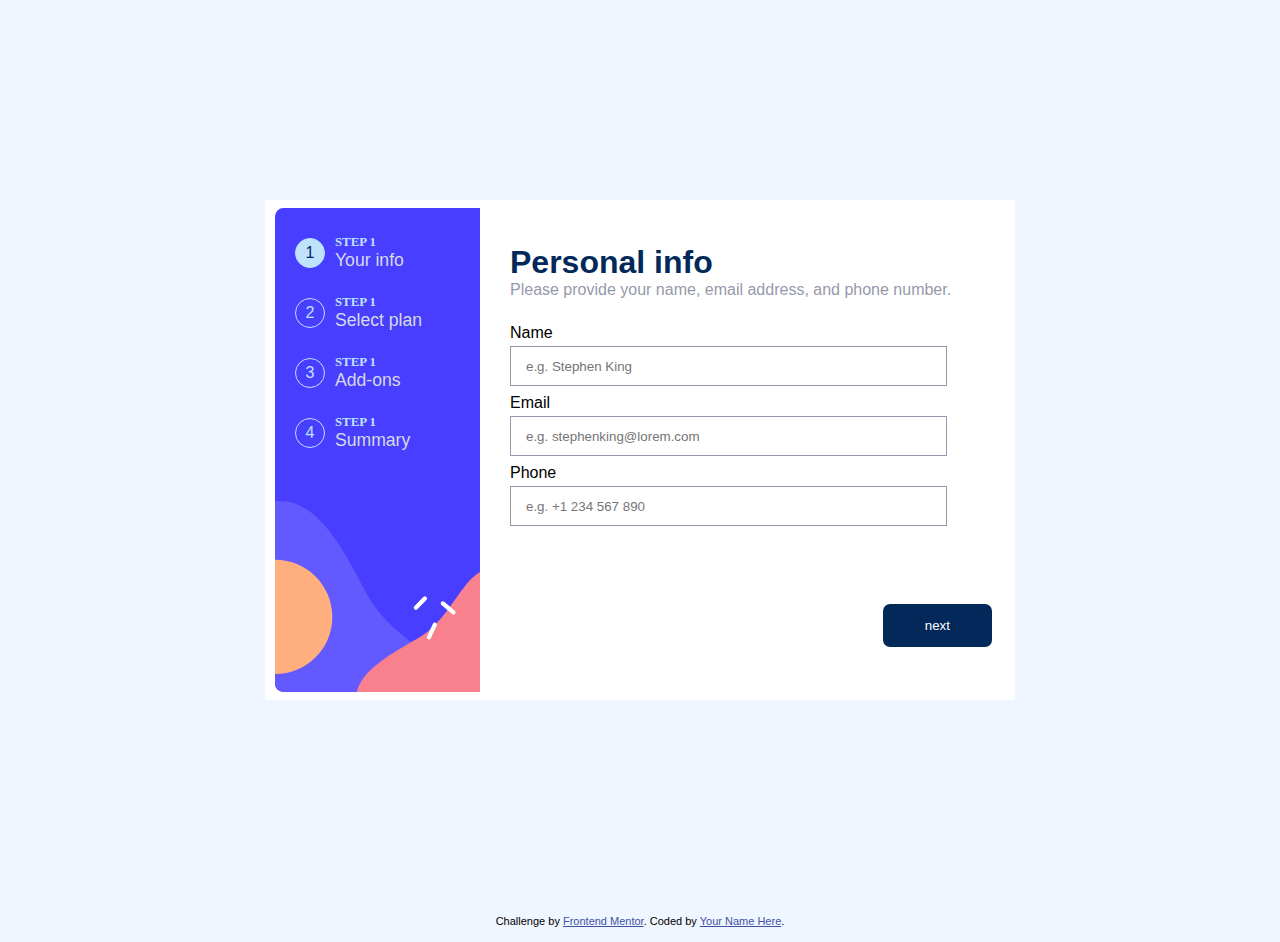
<file: index.html>
<!DOCTYPE html>
<html lang="en">
<head>
  <meta charset="UTF-8">
  <meta name="viewport" content="width=device-width, initial-scale=1.0"> <!-- displays site properly based on user's device -->
  <link rel="icon" type="image/png" sizes="32x32" href="./assets/images/favicon-32x32.png">
  <title>Frontend Mentor | Multi-step form</title>
  <link rel="stylesheet" href="./styles.css">
  <!-- Feel free to remove these styles or customise in your own stylesheet 👍 -->
  <style>
    .attribution { font-size: 11px; text-align: center; }
    .attribution a { color: hsl(228, 45%, 44%); }
  </style>
<body>
  <div class="container">
    <div class="content-all">
      <!-- indicators -->
      <div class="indicator-container">
        <div class="background-image">
          <div class="indicator-box">
            <div class="indicator">
              <div class="indicator_number indi-1 active-indicator">1</div>
              <div class="step_names">
                <div class="step_number">STEP 1</div>
                <div class="step_name">Your info</div>
              </div>
            </div>
            <div class="indicator">
              <div class="indicator_number indi-2">2</div>
              <div class="step_names">
                <div class="step_number">STEP 1</div>
                <div class="step_name">Select plan</div>
              </div>
            </div>
            <div class="indicator">
              <div class="indicator_number indi-3">3</div>
              <div class="step_names">
                <div class="step_number">STEP 1</div>
                <div class="step_name">Add-ons</div>
              </div>
            </div>
            <div class="indicator">
              <div class="indicator_number indi-4">4</div>
              <div class="step_names">
                <div class="step_number">STEP 1</div>
                <div class="step_name">Summary</div>
              </div>
            </div>
          </div>
        </div>
      </div>
      <!-- end indicators -->
      <div class="content-box">
        <!-- forms -->
        <!-- step 1 start -->
        <form action="./action.php" class="form_all_1" id="myform_1" onsubmit="return false">
          <div class="form_name">
            <div class="wrap_form_name">
               <h1>Personal info</h1>
              <p class="input-d">Please provide your name, email address, and phone number.</p></div>
          </div>
          <div class="form_inputs">
            <div class="wrap_inputs">
              <div class="input1">
                <div class="name_error_container">
                  <div class="name_input">Name</div>
                  <div class="error1"></div>
                </div>
                <input type="text" class="input_all_1 input_Fst" id="name" placeholder="e.g. Stephen King">
              </div>
              <div class="input1">
                <div class="name_error_container">
                  <div class="name_input">Email</div>
                  <div class="error2"></div>
                </div>
                <input type="text" class="input_all_2 input_Fst" id="email" placeholder="e.g. stephenking@lorem.com">
              </div>
              <div class="input1">
              <div class="name_error_container">
                <div class="name_input">Phone</div>
                <div class="error3"></div>
              </div>
                <input type="text" class="input_all_3 input_Fst" id="phone" placeholder="e.g. +1 234 567 890">
              </div>
            </div>
          </div>
          <div class="buttons_1">
            <button type="submit" class="btn1">next</button>
          </div>
        </form>
        <!-- step 1 end -->

        <!-- step 2 -->
        <form action="./action.php" class="form_all_2" onsubmit="return false">
          <div class="form_name">
            <div class="wrap_form_name">
              <h1>Select your plan</h1>
              <p class="input-d">You have the option of monthly or yearly billing.</p>
            </div>
          </div>
          <div class="form_inputs">
            <div class="form_L2_inputs">
              <div class="L2_all_box">
               <div class="L2_radio_box1">
                  <input type="radio" id="check-1" name="check_box" class="radio_check" checked>
                  <label for="check-1">
                    <div class="select_Step_2 step2_selected_1">
                      <div class="step_2_select_image">
                        <img src="./assets/images/icon-arcade.svg" alt="">
                      </div>
                      <div>
                        <div class="step_2_select_name step2_Arcade"><p>Arcade</p></div>
                        <div class="step_2_select_price step_2_arcade"><p>$</p><p class="arcade_price">9</p><p class="month_year">/mo</p></div>
                        <div class="step_2_select_2monthfree"><p class="month_free"></p></div>
                      </div>
                    </div>
                  </label>
               </div>
               <div class="L2_radio_box1">
                <input type="radio" id="check-2" name="check_box" class="radio_check">
                  <label for="check-2">
                    <div class="select_Step_2 step2_selected_2">
                      <div class="step_2_select_image">
                        <img src="./assets/images/icon-advanced.svg" alt="">
                      </div>
                      <div>
                        <div class="step_2_select_name step2_Advanced"><p>Advanced</p></div>
                        <div class="step_2_select_price step_2_advanced"><p>$</p><p class="advanced_price">12</p><p class="month_year">/mo</p></div>
                        <div class="step_2_select_2monthfree"><p class="month_free"></p></div>
                      </div>
                    </div>
                  </label>
               </div>
               <div class="L2_radio_box1">
                <input type="radio" id="check-3" name="check_box" class="radio_check">
                  <label for="check-3">
                    <div class="select_Step_2 step2_selected_3">
                      <div class="step_2_select_image">
                        <img src="./assets/images/icon-pro.svg" alt="">
                      </div>
                      <div>
                        <div class="step_2_select_name step2_pro"><p>pro</p></div>
                      <div class="step_2_select_price step_2_pro"><p>$</p><p class="pro_price">15</p><p class="month_year">/mo</p></div>
                      <div class="step_2_select_2monthfree"><p class="month_free"></p></div>
                      </div>
                    </div>
                  </label>
               </div>
              </div>
              <div class="L2_toggle_switch">
                <div class="monthly_indicator_container"><p class="indicate_monthly">monthly</p></div>
                <input type="checkbox" id="toggle_check" checked>
                  <label for="toggle_check">
                  <div class="toggle_btn">
                    <div class="toggle-slider"></div>
                  </div>
                </label>
                <div class="yearly_indicator_container"><p class="indicate_yearly">yearly</p></div>
              </div>
            </div>
          </div>
          <div class="buttons_2">
            <button class="btn_prev_1">next</button>
            <button class="btn2">next</button>
          </div>
        </form>

        <!-- end step 2 -->

        <!-- start step 3 -->
        <form action="./action.php" class="form_all_3" onsubmit="return false">
          <div class="form_name">
            <div class="wrap_form_name">
              <h1>Pick add-ons</h1>
              <p class="input-d">Add-ons help enhance your gaming experience.</p>
            </div>
          </div>
          <div class="form_inputs">
            <div class="pick_ons_boxs">

              <label for="pic-checkbox-1" class="step3_label">
              <div class="pic_selector pic-select-1">
                <div class="checkbox_pic_container">
                  <input type="checkbox" class="pic_ons_checkbox pic" id="pic-checkbox-1" checked>
                </div>
                <div class="pic-item-name-container">
                  <div class="pic-item-name">Online service</div>
                  <div class="pic-item-detail">Access to multiplayer games</div>
                </div>
                <div class="pic-item-price-container"><p>+$</p><p class="pic-m-price-1">1</p><p class="month_year">/mo</p></div>
              </div>
            </label>

            <label for="pic-checkbox-2">
              <div class="pic_selector pic-select-2">
                <div class="checkbox_pic_container">
                  <input type="checkbox" class="pic_ons_checkbox pic" id="pic-checkbox-2">
                </div>
                <div class="pic-item-name-container">
                  <div class="pic-item-name">Lerger Storage</div>
                  <div class="pic-item-detail">Access to multiplayer games</div>
                </div>
                <div class="pic-item-price-container"><p>$</p><p class="pic-m-price-2">2</p><p class="month_year">/mo</p></div>
              </div>
            </label>

            <label for="pic-checkbox-3">
              <div class="pic_selector pic-select-3">
                <div class="checkbox_pic_container">
                  <input type="checkbox" class="pic_ons_checkbox pic" id="pic-checkbox-3">
                </div>
                <div class="pic-item-name-container">
                  <div class="pic-item-name">Customizable profile</div>
                  <div class="pic-item-detail">Access to multiplayer games</div>
                </div>
                <div class="pic-item-price-container"><p>$</p><p class="pic-m-price-3">2</p><p class="month_year">/mo</p></div>
              </div>
            </label>

            </div>
          </div>
           
          <div class="buttons_3">
            <button class="btn_prev_2">next</button>
            <button class="btn3">next</button>
          </div>
        </form>

        <!-- end step 3  -->

        <!-- start step 4 -->
        <form action="./action.php" class="form_all_4" onsubmit="return false">
          <div class="form_name">
            <div class="wrap_form_name">
              <h1>Finishing up</h1>
              <p class="input-d">Double-check everything looks OK before confirming.</p>
            </div>
          </div>
          <div class="form_inputs">
            <div class="total_dashBord_box">

              <div class="plane_total_price_box">
                 <div class="plane-total-name">
                  <div class="plane-name">Arcade (monthly)</div>
                  <div class="chenge_btn"><a href="#" class="change_button">Change</a></div>
                 </div>
                 <div class="plane-total-price"><p>$</p><p class="plane_last_price">22</p><p class="month_year">/mo</p></div>
              </div>

              <div class="pic_ons_total_price_box">
                <div class="pic-total-1">
                  <div class="pic-total-name">Online service</div>
                  <div class="pic-total-price"><p>+$</p><p class="pic-price-1">1</p><p class="month_year">/mo</p></div>
                </div>
                <div class="pic-total-2">
                  <div class="pic-total-name">Lerger storage</div>
                  <div class="pic-total-price"><p>+$</p><p class="pic-price-2">2</p><p class="month_year">/mo</p></div>
                </div>
                <div class="pic-total-3">
                  <div class="pic-total-name">Customizable Profile</div>
                  <div class="pic-total-price"><p>+$</p><p class="pic-price-3">2</p><p class="month_year">/mo</p></div>
                </div>
              </div>

            </div>
             <div class="net-price-container">
              <div class="net-price-name">total (per month)</div>
              <div class="price-total"><p>+$</p><p class="price-all-total"></p><p class="month_year">/mo</p></div>
             </div>
          </div>
            
           
          <div class="buttons_3">
            <button class="btn_prev_3">back</button>
            <button class="btn4">Confirm</button>
          </div>
        </form>

        <div class="wellcome-page">
          <div class="welcome-massage-box">
            <div class="thankyou_icon"><img src="./assets/images/icon-thank-you.svg" alt=""></div>
            <div class="thank-heading">
              Thank you
            </div>
            <div class="thank-massage-text" style="text-align: center;">
              Thanks for confirming your subscription! We hope you have fun 
              using our platform. If you ever need support, please feel free 
              to email us at support@loremgaming.com.
            </div>
          </div>
        </div>
        <!-- end welcome page -->

      </div>
    </div>
  </div>



  <div class="attribution" style="padding:15px;">
    Challenge by <a href="https://www.frontendmentor.io?ref=challenge" target="_blank">Frontend Mentor</a>. 
    Coded by <a href="#">Your Name Here</a>.
  </div>

  <script src="./script.js"></script>
</body>
</html>
</file>
<file: styles.css>
@import url("./variable.css");
*{
    margin:0;
    padding:0;
    box-sizing:border-box;
    list-style:none;
}
body{
    background-color: var(--Magnolia);
    font-family: var(--heading_font);
}
.container{
    width:100%;
    height:100vh;
    padding:10px 15px;
    display:flex;
    justify-content: center;
    align-items:center;
}
.content-all{
    width:60%;
    height:500px;
    display:flex;
    background-color: var(--White);
}
.indicator-container{
    width:30%;
    height:100%;
    background-color: var(--White);
    padding:8px 10px;
}
.background-image{
    width:100%;
    height:100%;
    background-image:url("./assets/images/bg-sidebar-desktop.svg");
    background-size: cover;
}
@media screen and (max-width:1120px) {
    .content-all{
        width:75%;
        height:500px;
        display:flex;
    }
}
@media screen and (max-width:980px) {
    .content-all{
        width:85%;
        height:500px;
        display:flex;
    }
}
.content-box{
    width:70%;
    height:100%;
    background-color: var(--White);
}
/* indicator */
.indicator-box{
    width: 100%;
    height: 100%;
    display: flex;
    flex-direction: column;
}
.indicator{
    width:100%;
    height: 60px;
    display:flex;
    font-family: var(--heading_font);
    align-items: center;
    padding-top:30px;
    padding-left:20px;
}
.indicator_number{
    width:30px;
    height:30px;
    /* background-color: white; */
    border:1px solid var(--Light_blue);
    color:var(--Light_blue);
    border-radius:50%;
    display: flex;
    justify-content: center;
    align-items: center;
}
.active-indicator{
    background-color: var(--Light_blue);
    color:var(--Marine_blue);
}
.step_names{
    width:max-content;
    height: max-content;
    padding:0 10px;
}
.step_number{
    font-family: var(--ubantu_font);
    font-weight: 700;
    color:var(--Light_blue);
    font-size:.8rem;
}
.step_name{
    font-family: var(--text_font);
    color:var(--Light_gray);
    font-size: 1.1rem;
}
@media screen and (max-width:790px) {
    .container {
       padding: 0;
       align-items: start;
    }
    .content-all {
        width: 100%;
        height: 500px;
        flex-direction: column;
    }
    .content-box {
        width: 100%;
        height: 100%;
    }
    .indicator {
        width: 56px;
        padding:54px 10px;
    }
    .indicator-container {
        width: 100%;
        height: 51%;
        padding: 0;
    }
    .background-image {
        height: 100%;
        width: 100%;
        background-image: url("./assets/images/bg-sidebar-mobile.svg");
        background-size: cover;
    }
    .indicator-box {
        width: 100%;
        height: 100%;
        display: flex;
        flex-direction: row;
        justify-content: center;
    }
    .step_names {
        padding: 0;
        display: none;
    }
}
/* start form */
/* form 1 */
.form_all_1{
    width:100%;
    height: 90%;
    background-color:white;
    display: block;
}
.form_all_2{
    width:100%;
    height: 90%;
    padding:0 30px;
    display: none;
}
.form_all_3{
    width:100%;
    height: 90%;
    background-color:white;
    display: none;
}
.form_all_4{
    width:100%;
    height: 90%;
    background-color:white;
    display: none;
}
.input-d{
    color:var(--Cool_gray);
}
.buttons_1{
    width: 100%;
    height: 10%;
    display: flex;
    justify-content:end;
    align-items: center;
}
.buttons_2,.buttons_3,.buttons_4{
    width: 100%;
    height: 10%;
    display: flex;
    justify-content:space-between;
    align-items: center;
}
.btn1,.btn2,.btn3{
    height: 43px;
    padding:8px 42px;
    margin-right:23px;
    border:none;
    outline:none;
    background-color: var(--Marine_blue);
    color:var(--White);
    border-radius: 7px;
    cursor: pointer;
}
.btn4{
    height: 43px;
    padding:8px 35px;
    margin-right:23px;
    border:none;
    outline:none;
    background-color: var(--Purplish_blue);
    color:var(--White);
    border-radius: 7px;
    cursor: pointer;
}
.btn4:hover{
    background-color: var(--Purplish_blue_hover);
}
.btn_prev_1,.btn_prev_2,.btn_prev_3{
    border:none;
    outline: none;
    color:var(--Cool_gray);
    font-size: 1rem;
    padding:0 20px;
    background-color: var(--White);
    font-weight: 700;
    cursor: pointer;
}
.btn_prev_1,.btn_prev_2,.btn_prev_3:hover{
    color:var(--Marine_blue);
}
.btn1:hover{
    background-color: var(--Marine_blue_hover);
}
.name_error_container{
    width: 100%;
    height: max-content;
    display: flex;
    justify-content: space-between;
}
.name_input{
    width: 50%;
    height: max-content;
}
.error1,.error2,.error3{
    width: 50%;
    height: max-content;
    display: flex;
    justify-content: end;
    color:red;
}
@media screen and (max-width:750px) {
    .buttons_1,.buttons_2,.buttons_3,.buttons_4{
        width: 100%;
        height: 10%;
        background-color:var(--White);
        position:fixed;
        bottom:0;
        left: 0;
    }
}
.form_name{
    width: 100%;
    height: max-content;
    padding:44px 20px 0px;
}
.wrap_form_name{
    width: 100%;
    height: 80px;
}
.wrap_form_name h1{
    color:var(--Marine_blue);
    font-weight: 700;
}
.form_inputs{
    width: 100%;
    height: 62%;
    padding:0 20px;
}
.wrap_inputs{
    width: 90%;
    height: 100%;
}
/* inputs */
.input_all_1,.input_all_2,.input_all_3{
    width: 100%;
    height: 40px;
    padding:15px;
    margin-top:4px;
    margin-bottom:8px;
    outline: none;
    border:1px solid var(--Cool_gray);
}
.input_Fst:focus{
    border:1px solid var(--Purplish_blue);
}

/* step 2 start */
.form_L2_inputs{
    width: 100%;
    height: 100%;
    padding:20px 0;
}
.L2_all_box{
    width: 100%;
    height: 74%;
    display: flex;
    gap:20px;
}
.L2_toggle_switch{
    width: 100%;
    height: 20%;
    background-color: var(--Magnolia);
    display: flex;
    justify-content: center;
    align-items: center;
    gap:10px;
}
/* radio btn */
.radio_check{
    display: none;
}
.L2_radio_box1{
    width:29%;
    height: max-content;
}
.select_Step_2{
    width:100%;
    height:max-content;
    padding:6px 10px;
    border:1px solid var(--Light_gray);
    border-radius: 5px;
    transition:.2s;
}
.select_Step_2:hover{
    border:1px solid var(--Purplish_blue);
}
.step_2_select_image{
    width:100%;
    height: 90px;
}
.step_2_select_name{
    width:100%;
    height: max-content;
    font-family: var(--text_font);
    font-weight: 700;
    color: var(--Marine_blue);
    display: flex;

}.step_2_select_price{
    width:100%;
    height: max-content;
    font-family: var(--text_font);
    color:var(--Cool_gray);
    display: flex;
}
.step_2_select_2monthfree{
    width: 100%;
    height: max-content;
    color:var(--Marine_blue);
    font-size:.9rem;
    font-weight: 700;
}
input[type="radio"]:checked + label .select_Step_2{
    background-color: var(--Magnolia);
    border:1px solid var(--Purplish_blue);
}
/* toggle btn */
#toggle_check{
    display: none;
}
.indicate_monthly{
    color:var(--Marine_blue);
}
.indicate_yearly{
    color:var(--Cool_gray);
}
.toggle_btn{
    width:40px;
    height: 20px;
    background-color: var(--Marine_blue);
    border-radius:10px;
}
.toggle-slider{
    width:20px;
    height: 20px;
    background-color: var(--White);
    border-radius: 50%;
    transition:.3s;
}
/* end step 2 */
/* start step 3 */
.pick_ons_boxs{
    width: 100%;
    height: 100%;
}
.pic_selector{
    width: 100%;
    height: 60px;
    border:1px solid var(--Cool_gray);
    margin-top:10px;
    display: flex;
    justify-content: center;
    border-radius:5px;
}
.pic_selector:hover{
    border: 1px solid var(--Purplish_blue);
}
.checkbox_pic_container{
    width:10%;
    height:100%;
    display:flex;
    justify-content: center;
    align-items: center;
}
.pic-item-name-container{
    width:65%;
    height:100%;
    padding-top:11px;
}
.pic-item-price-container{
    width:25%;
    height:100%;
    display:flex;
    justify-content: center;
    align-items: center;
    font-family: var(--heading_font);
    font-weight: 500;
    color:var(--Marine_blue);
}
/* end step 3 */
/* start step 4 */
.total_dashBord_box{
    width: 100%;
    height: 64%;
    background-color: var(--Magnolia);
    border-radius: 8px;
}
.plane_total_price_box{
    width: 100%;
    height: 40%;
    border-bottom:1px solid var(--Light_gray);
    display: flex;
}
.plane-total-name,.plane-total-price{
    width: 50%;
    height: 100%;
    padding:18px 15px;
    font-family: var(--heading_font);
    font-weight: 700;
    color:var(--Marine_blue);
}
.plane-total-price{
    display: flex;
    justify-content: end;
}
.chenge_btn a{
    font-weight: 400;
    color:var(--Cool_gray);
}
.chenge_btn a:hover{
    color:var(--Purplish_blue);
}
.pic_ons_total_price_box{
    width: 100%;
    height: 50%;
    padding:0 15px;
}
.pic-total-1,.pic-total-2,.pic-total-3{
    width: 100%;
    height: max-content;
    display: flex;
    display: none;
}
.pic-total-name,.pic-total-price{
    width: 50%;
    height: max-content;
    color:var(--Cool_gray);
}
.pic-total-price{
    display: flex;
    justify-content: end;
    color:var(--Marine_blue);
}
.pic-item-detail{
    color:var(--Cool_gray);
    font-size: .8rem;
}
/* net price */
.net-price-container{
    width: 100%;
    height: max-content;
    padding:5px 15px;
    display: flex;
}
.net-price-name{
    width: 50%;
    height: max-content;
    font-family: var(--heading_font);
    font-weight: 700;
    font-size: .9rem;
    color: var(--Light_gray);
}
.price-total{
    width: 50%;
    height: max-content;
    display: flex;
    justify-content: end;
    font-size: 1.1rem;
    font-weight: 700;
    color:var(--Purplish_blue);
}

.wellcome-page{
    width: 100%;
    height: 100%;
    justify-content: center;
    align-items: center;
    display: none;
}
.welcome-massage-box{
    width: 80%;
    height: max-content;
}
.thank-heading{
    text-align: center;
    font-family: var(--heading_font);
    color: var(--Marine_blue_hover);
    font-weight: 700;
    font-size: 2rem;
    padding:10px 0;
}
.thankyou_icon{
    width: 100%;
    height: max-content;
    display: flex;
    justify-content: center;
}
.thank-massage-text{
    font-family: var(--ubantu_font);
    color:var(--Cool_gray);
}
@media screen and (max-width:768px) {
    /* extrap */
    .content-box {
        width: 100%;
        height: 100%;
        display: flex;
        justify-content: center;
        background-color: var(--Magnolia);
    }
    .form_all_1,.form_all_2,.form_all_3,.form_all_4{
        width: 94%;
        height: max-content;
        background-color: white;
        position: absolute;
        top: 97px;
        border-radius: 30px;
        padding-left: 15px;
        padding-bottom: 30px;
        padding-right: 15px;
    }
    .name_input {
        width: max-content;
    }
    .error1, .error2, .error3 {
        width: 60%;
        height: max-content;
        display: flex;
        justify-content: end;
        color: red;
    }
    .form_inputs {
        padding: 0 0;
        padding-left: 15px;
    }
    /* extar */
    .form_L2_inputs {
        height: max-content;
    }
    .L2_all_box {
        width: 100%;
        height: 74%;
        flex-direction: column;
        gap: 20px;
    }
    .L2_radio_box1 {
        width: 100%;
        height: 70px;
        height: max-content;
    }
    .step_2_select_image {
        width: 24%;
        height: max-content;
    }
    .select_Step_2 {
        width: 100%;
        height: 70px;
        display: flex;
        justify-content: start;
    }
    .L2_toggle_switch {
        margin-top: 28px;
    }
    .pic_selector {
        height: 56px;
    }
    .total_dashBord_box {
        height: 100%;
        padding:10px;
        width: 97%;
    }
    .pic-item-name-container {
        width: 65%;
        height: 100%;
        padding-top: 10px;
    }
    .net-price-container {
        padding: 25px 26px;
    }
    .pic_ons_total_price_box{
        padding: 10px 15px;
    }
    .plane-total-name{
        width: 70%;
        height: 100%;
        padding: 18px 15px;
        font-family: var(--heading_font);
        font-weight: 700;
        color: var(--Marine_blue);
    }
    .plane-total-price {
        width: 30%;
        height: 100%;
        padding: 18px 15px;
        font-family: var(--heading_font);
        font-weight: 700;
        color: var(--Marine_blue);
    }
}
</file>
